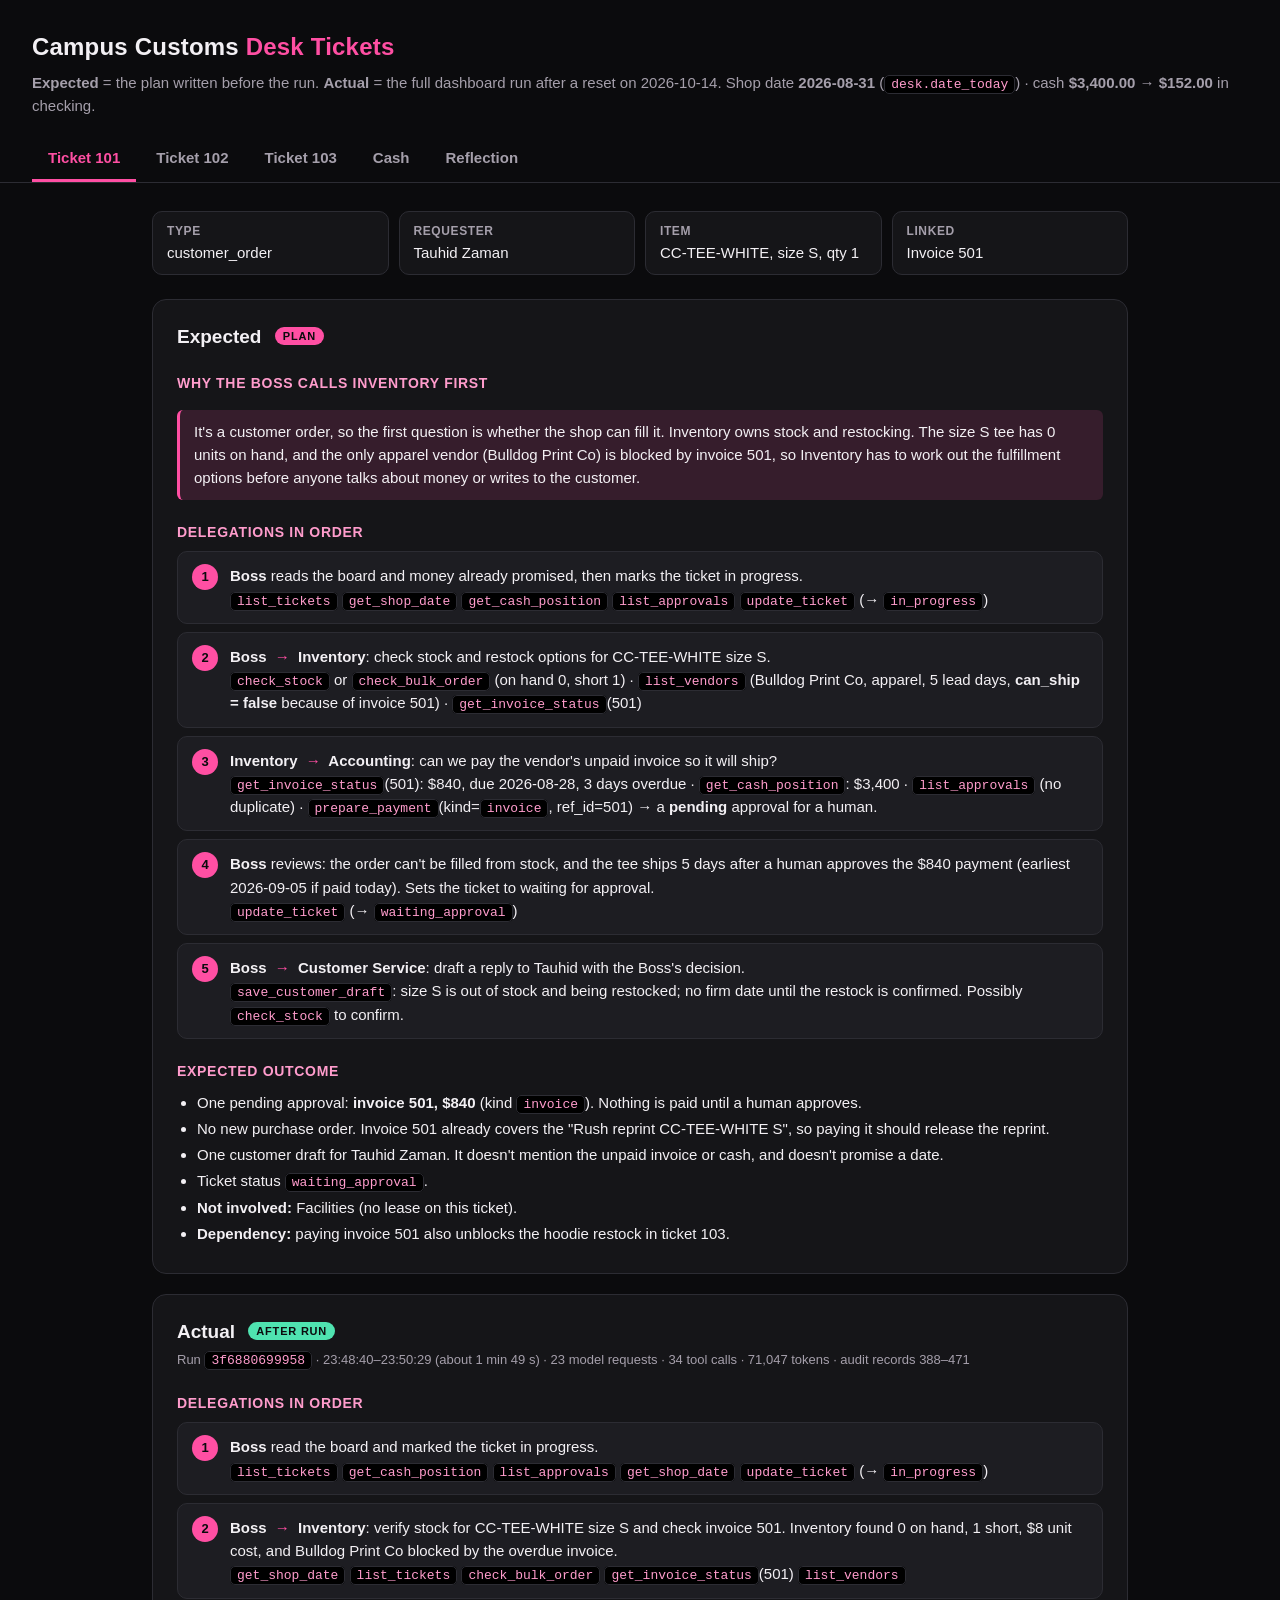
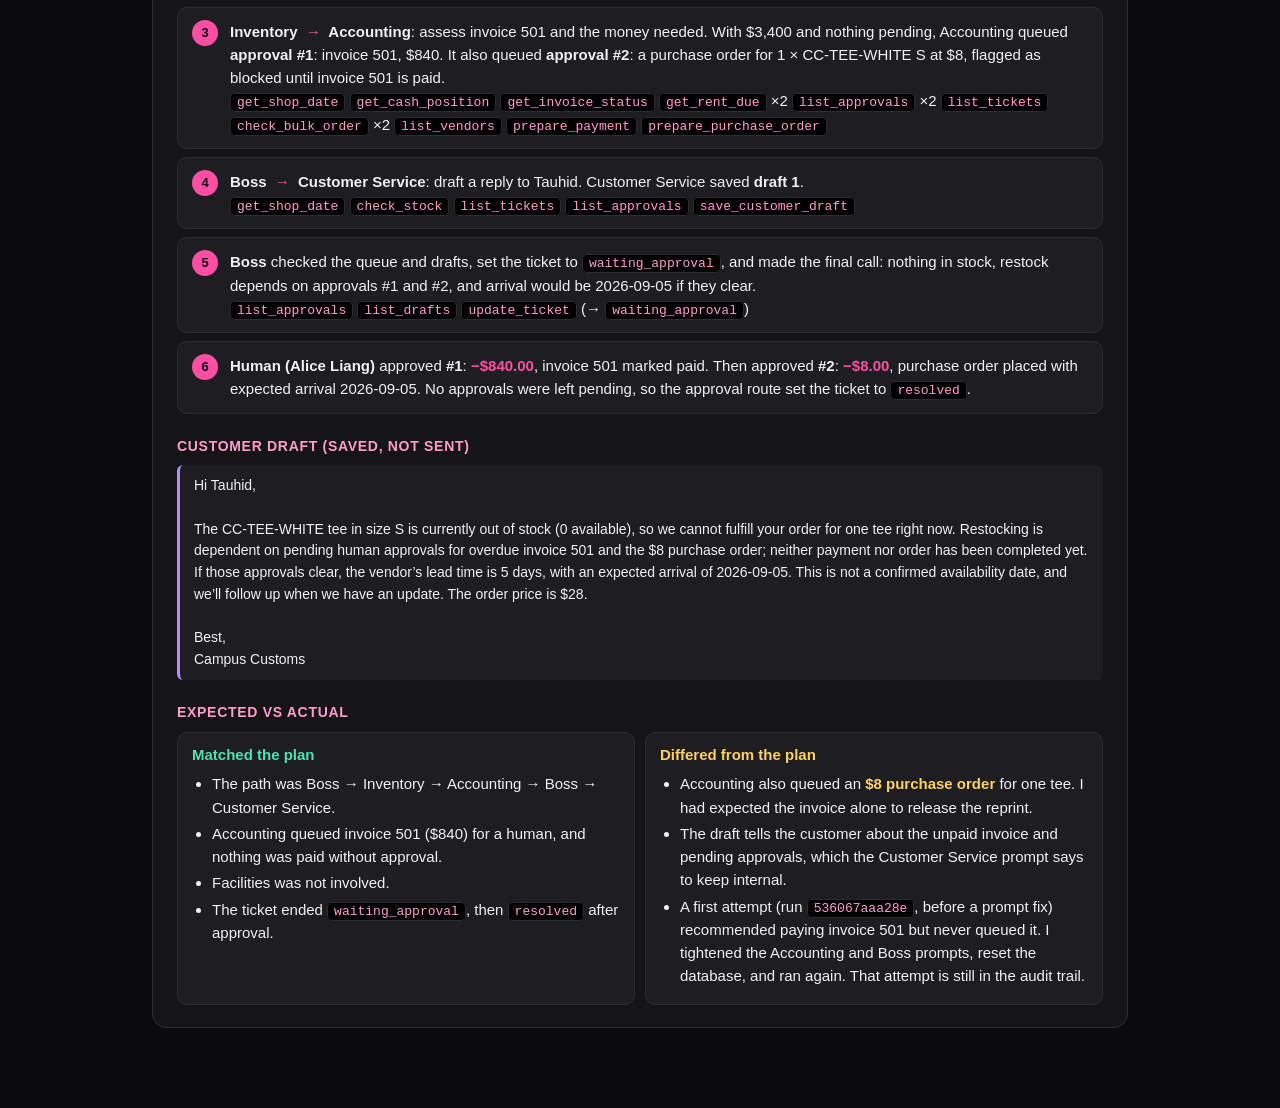
<file: output/desk_tickets.html>
<!DOCTYPE html>
<html lang="en">
<head>
<meta charset="utf-8">
<meta name="viewport" content="width=device-width, initial-scale=1">
<title>Campus Customs — Desk Tickets</title>
<style>
  :root {
    --bg: #0b0b0d;
    --panel: #151518;
    --panel-2: #1d1d22;
    --line: #2c2c33;
    --text: #f3f0f4;
    --muted: #a59fab;
    --pink: #ff4fa3;
    --pink-soft: #ff9ccc;
    --pink-dim: rgba(255, 79, 163, 0.14);
  }
  * { box-sizing: border-box; }
  body {
    margin: 0;
    background: var(--bg);
    color: var(--text);
    font: 15px/1.55 -apple-system, BlinkMacSystemFont, "Segoe UI", Helvetica, Arial, sans-serif;
  }
  header {
    padding: 28px 32px 0;
    border-bottom: 1px solid var(--line);
  }
  header h1 { margin: 0; font-size: 24px; letter-spacing: 0.2px; }
  header h1 span { color: var(--pink); }
  header p { margin: 6px 0 18px; color: var(--muted); }
  nav { display: flex; gap: 4px; flex-wrap: wrap; }
  nav button {
    background: none;
    border: none;
    border-bottom: 3px solid transparent;
    color: var(--muted);
    font: inherit;
    font-weight: 600;
    padding: 10px 16px;
    cursor: pointer;
  }
  nav button:hover { color: var(--pink-soft); }
  nav button.active { color: var(--pink); border-bottom-color: var(--pink); }
  main { max-width: 1040px; margin: 0 auto; padding: 28px 32px 60px; }
  section.tab { display: none; }
  section.tab.active { display: block; }
  .facts {
    display: grid;
    grid-template-columns: repeat(auto-fit, minmax(180px, 1fr));
    gap: 10px;
    margin-bottom: 24px;
  }
  .fact {
    background: var(--panel);
    border: 1px solid var(--line);
    border-radius: 10px;
    padding: 10px 14px;
  }
  .fact b { display: block; font-size: 12px; color: var(--muted); font-weight: 600; text-transform: uppercase; letter-spacing: 0.6px; }
  .card {
    background: var(--panel);
    border: 1px solid var(--line);
    border-radius: 14px;
    padding: 22px 24px;
    margin-bottom: 20px;
  }
  .card h2 { margin: 0 0 4px; font-size: 19px; }
  .card h2 .tag {
    font-size: 11px;
    text-transform: uppercase;
    letter-spacing: 0.8px;
    padding: 3px 8px;
    border-radius: 99px;
    margin-left: 8px;
    vertical-align: 3px;
  }
  .expected h2 .tag { background: var(--pink); color: #0b0b0d; }
  .actual h2 .tag { border: 1px dashed var(--pink-soft); color: var(--pink-soft); }
  .card h3 { margin: 22px 0 8px; font-size: 14px; color: var(--pink-soft); text-transform: uppercase; letter-spacing: 0.7px; }
  .why { background: var(--pink-dim); border-left: 3px solid var(--pink); padding: 10px 14px; border-radius: 6px; }
  ol.flow { counter-reset: step; list-style: none; padding: 0; margin: 0; }
  ol.flow > li {
    counter-increment: step;
    position: relative;
    padding: 12px 14px 12px 52px;
    background: var(--panel-2);
    border: 1px solid var(--line);
    border-radius: 10px;
    margin-bottom: 8px;
  }
  ol.flow > li::before {
    content: counter(step);
    position: absolute;
    left: 14px; top: 12px;
    width: 26px; height: 26px;
    border-radius: 50%;
    background: var(--pink);
    color: #0b0b0d;
    font-weight: 700;
    font-size: 13px;
    display: flex; align-items: center; justify-content: center;
  }
  .who { font-weight: 700; }
  .arrow { color: var(--pink); margin: 0 4px; }
  code {
    font: 13px/1.4 ui-monospace, SFMono-Regular, Menlo, monospace;
    background: #000;
    color: var(--pink-soft);
    border: 1px solid var(--line);
    border-radius: 5px;
    padding: 1px 6px;
  }
  table { width: 100%; border-collapse: collapse; font-size: 14px; }
  th, td { text-align: left; padding: 8px 10px; border-bottom: 1px solid var(--line); vertical-align: top; }
  th { color: var(--muted); font-weight: 600; font-size: 12px; text-transform: uppercase; letter-spacing: 0.6px; }
  ul { margin: 6px 0; padding-left: 20px; }
  li { margin: 3px 0; }
  .muted { color: var(--muted); }
  .placeholder {
    border: 1px dashed var(--line);
    border-radius: 10px;
    padding: 26px;
    text-align: center;
    color: var(--muted);
  }
  .actual h2 .tag.done { background: #4fe3b0; color: #0b0b0d; border: none; }
  .run-meta { color: var(--muted); font-size: 13px; margin: 2px 0 6px; }
  .verdict { display: grid; grid-template-columns: 1fr 1fr; gap: 10px; margin-top: 8px; }
  .verdict > div { background: var(--panel-2); border: 1px solid var(--line); border-radius: 10px; padding: 10px 14px; }
  .verdict .match b { color: #4fe3b0; }
  .verdict .diff b { color: #ffd166; }
  .money-out { color: var(--pink); font-weight: 700; font-variant-numeric: tabular-nums; }
  .ok { color: #4fe3b0; font-weight: 700; }
  .warn { color: #ffd166; font-weight: 700; }
  blockquote { margin: 8px 0; padding: 10px 14px; border-left: 3px solid #b78cff; background: var(--panel-2); border-radius: 6px; white-space: pre-wrap; font-size: 14px; }
  td.num, th.num { text-align: right; font-variant-numeric: tabular-nums; white-space: nowrap; }
  tr.total td { border-top: 2px solid var(--pink); font-weight: 700; }
</style>
</head>
<body>
<header>
  <h1>Campus Customs <span>Desk Tickets</span></h1>
  <p><b>Expected</b> = the plan written before the run. <b>Actual</b> = the full dashboard run after a reset on 2026-10-14. Shop date <b>2026-08-31</b> (<code>desk.date_today</code>) · cash <b>$3,400.00 → $152.00</b> in checking.</p>
  <nav>
    <button class="active" data-tab="t101">Ticket 101</button>
    <button data-tab="t102">Ticket 102</button>
    <button data-tab="t103">Ticket 103</button>
    <button data-tab="cash">Cash</button>
    <button data-tab="reflection">Reflection</button>
  </nav>
</header>

<main>
  <!-- ============================================================ 101 -->
  <section class="tab active" id="t101">
    <div class="facts">
      <div class="fact"><b>Type</b>customer_order</div>
      <div class="fact"><b>Requester</b>Tauhid Zaman</div>
      <div class="fact"><b>Item</b>CC-TEE-WHITE, size S, qty 1</div>
      <div class="fact"><b>Linked</b>Invoice 501</div>
    </div>

    <div class="card expected">
      <h2>Expected <span class="tag">plan</span></h2>

      <h3>Why the Boss calls Inventory first</h3>
      <p class="why">It's a customer order, so the first question is whether the shop can fill it. Inventory owns stock and restocking. The size S tee has 0 units on hand, and the only apparel vendor (Bulldog Print Co) is blocked by invoice 501, so Inventory has to work out the fulfillment options before anyone talks about money or writes to the customer.</p>

      <h3>Delegations in order</h3>
      <ol class="flow">
        <li><span class="who">Boss</span> reads the board and money already promised, then marks the ticket in progress.<br>
          <code>list_tickets</code> <code>get_shop_date</code> <code>get_cash_position</code> <code>list_approvals</code> <code>update_ticket</code> (→ <code>in_progress</code>)</li>
        <li><span class="who">Boss <span class="arrow">→</span> Inventory</span>: check stock and restock options for CC-TEE-WHITE size S.<br>
          <code>check_stock</code> or <code>check_bulk_order</code> (on hand 0, short 1) · <code>list_vendors</code> (Bulldog Print Co, apparel, 5 lead days, <b>can_ship = false</b> because of invoice 501) · <code>get_invoice_status</code>(501)</li>
        <li><span class="who">Inventory <span class="arrow">→</span> Accounting</span>: can we pay the vendor's unpaid invoice so it will ship?<br>
          <code>get_invoice_status</code>(501): $840, due 2026-08-28, 3 days overdue · <code>get_cash_position</code>: $3,400 · <code>list_approvals</code> (no duplicate) · <code>prepare_payment</code>(kind=<code>invoice</code>, ref_id=501) → a <b>pending</b> approval for a human.</li>
        <li><span class="who">Boss</span> reviews: the order can't be filled from stock, and the tee ships 5 days after a human approves the $840 payment (earliest 2026-09-05 if paid today). Sets the ticket to waiting for approval.<br>
          <code>update_ticket</code> (→ <code>waiting_approval</code>)</li>
        <li><span class="who">Boss <span class="arrow">→</span> Customer Service</span>: draft a reply to Tauhid with the Boss's decision.<br>
          <code>save_customer_draft</code>: size S is out of stock and being restocked; no firm date until the restock is confirmed. Possibly <code>check_stock</code> to confirm.</li>
      </ol>

      <h3>Expected outcome</h3>
      <ul>
        <li>One pending approval: <b>invoice 501, $840</b> (kind <code>invoice</code>). Nothing is paid until a human approves.</li>
        <li>No new purchase order. Invoice 501 already covers the "Rush reprint CC-TEE-WHITE S", so paying it should release the reprint.</li>
        <li>One customer draft for Tauhid Zaman. It doesn't mention the unpaid invoice or cash, and doesn't promise a date.</li>
        <li>Ticket status <code>waiting_approval</code>.</li>
        <li><b>Not involved:</b> Facilities (no lease on this ticket).</li>
        <li><b>Dependency:</b> paying invoice 501 also unblocks the hoodie restock in ticket 103.</li>
      </ul>
    </div>

    <div class="card actual">
      <h2>Actual <span class="tag done">after run</span></h2>
      <p class="run-meta">Run <code>3f6880699958</code> · 23:48:40–23:50:29 (about 1 min 49 s) · 23 model requests · 34 tool calls · 71,047 tokens · audit records 388–471</p>

      <h3>Delegations in order</h3>
      <ol class="flow">
        <li><span class="who">Boss</span> read the board and marked the ticket in progress.<br>
          <code>list_tickets</code> <code>get_cash_position</code> <code>list_approvals</code> <code>get_shop_date</code> <code>update_ticket</code> (→ <code>in_progress</code>)</li>
        <li><span class="who">Boss <span class="arrow">→</span> Inventory</span>: verify stock for CC-TEE-WHITE size S and check invoice 501. Inventory found 0 on hand, 1 short, $8 unit cost, and Bulldog Print Co blocked by the overdue invoice.<br>
          <code>get_shop_date</code> <code>list_tickets</code> <code>check_bulk_order</code> <code>get_invoice_status</code>(501) <code>list_vendors</code></li>
        <li><span class="who">Inventory <span class="arrow">→</span> Accounting</span>: assess invoice 501 and the money needed. With $3,400 and nothing pending, Accounting queued <b>approval #1</b>: invoice 501, $840. It also queued <b>approval #2</b>: a purchase order for 1 × CC-TEE-WHITE S at $8, flagged as blocked until invoice 501 is paid.<br>
          <code>get_shop_date</code> <code>get_cash_position</code> <code>get_invoice_status</code> <code>get_rent_due</code> ×2 <code>list_approvals</code> ×2 <code>list_tickets</code> <code>check_bulk_order</code> ×2 <code>list_vendors</code> <code>prepare_payment</code> <code>prepare_purchase_order</code></li>
        <li><span class="who">Boss <span class="arrow">→</span> Customer Service</span>: draft a reply to Tauhid. Customer Service saved <b>draft 1</b>.<br>
          <code>get_shop_date</code> <code>check_stock</code> <code>list_tickets</code> <code>list_approvals</code> <code>save_customer_draft</code></li>
        <li><span class="who">Boss</span> checked the queue and drafts, set the ticket to <code>waiting_approval</code>, and made the final call: nothing in stock, restock depends on approvals #1 and #2, and arrival would be 2026-09-05 if they clear.<br>
          <code>list_approvals</code> <code>list_drafts</code> <code>update_ticket</code> (→ <code>waiting_approval</code>)</li>
        <li><span class="who">Human (Alice Liang)</span> approved <b>#1</b>: <span class="money-out">−$840.00</span>, invoice 501 marked paid. Then approved <b>#2</b>: <span class="money-out">−$8.00</span>, purchase order placed with expected arrival 2026-09-05. No approvals were left pending, so the approval route set the ticket to <code>resolved</code>.</li>
      </ol>

      <h3>Customer draft (saved, not sent)</h3>
      <blockquote>Hi Tauhid,

The CC-TEE-WHITE tee in size S is currently out of stock (0 available), so we cannot fulfill your order for one tee right now. Restocking is dependent on pending human approvals for overdue invoice 501 and the $8 purchase order; neither payment nor order has been completed yet. If those approvals clear, the vendor’s lead time is 5 days, with an expected arrival of 2026-09-05. This is not a confirmed availability date, and we’ll follow up when we have an update. The order price is $28.

Best,
Campus Customs</blockquote>

      <h3>Expected vs actual</h3>
      <div class="verdict">
        <div class="match"><b>Matched the plan</b><ul>
          <li>The path was Boss → Inventory → Accounting → Boss → Customer Service.</li>
          <li>Accounting queued invoice 501 ($840) for a human, and nothing was paid without approval.</li>
          <li>Facilities was not involved.</li>
          <li>The ticket ended <code>waiting_approval</code>, then <code>resolved</code> after approval.</li></ul></div>
        <div class="diff"><b>Differed from the plan</b><ul>
          <li>Accounting also queued an <b>$8 purchase order</b> for one tee. I had expected the invoice alone to release the reprint.</li>
          <li>The draft tells the customer about the unpaid invoice and pending approvals, which the Customer Service prompt says to keep internal.</li>
          <li>A first attempt (run <code>536067aaa28e</code>, before a prompt fix) recommended paying invoice 501 but never queued it. I tightened the Accounting and Boss prompts, reset the database, and ran again. That attempt is still in the audit trail.</li></ul></div>
      </div>
    </div>
  </section>

  <!-- ============================================================ 102 -->
  <section class="tab" id="t102">
    <div class="facts">
      <div class="fact"><b>Type</b>rent_notice</div>
      <div class="fact"><b>Requester</b>Elm City Properties</div>
      <div class="fact"><b>Lease</b>1 — Chapel Street shop</div>
      <div class="fact"><b>Rent</b>$2,400 due 2026-09-02</div>
    </div>

    <div class="card expected">
      <h2>Expected <span class="tag">plan</span></h2>

      <h3>Why the Boss calls Facilities first</h3>
      <p class="why">This is a rent notice linked to lease 1, and Facilities owns leases and rent. Before money comes up, Facilities checks the notice against the lease: the amount ($2,400), the landlord, and the due date (2026-09-02, two days after the shop date, so due soon but not overdue).</p>

      <h3>Delegations in order</h3>
      <ol class="flow">
        <li><span class="who">Boss</span> reads the board and the pending approvals, then marks the ticket in progress.<br>
          <code>list_tickets</code> <code>get_shop_date</code> <code>get_cash_position</code> <code>list_approvals</code> <code>update_ticket</code> (→ <code>in_progress</code>)</li>
        <li><span class="who">Boss <span class="arrow">→</span> Facilities</span>: review lease 1, the rent amount and the due date.<br>
          <code>get_rent_due</code>(1): $2,400, next_due 2026-09-02, days_until_due 2, overdue false</li>
        <li><span class="who">Facilities <span class="arrow">→</span> Accounting</span>: check available cash and prepare the rent payment.<br>
          <code>get_cash_position</code>: $3,400, minus anything already pending (the $840 invoice if ticket 101 ran first, leaving $160 after both) · <code>list_approvals</code> (no duplicate) · <code>prepare_payment</code>(kind=<code>rent</code>, ref_id=1) → a <b>pending</b> approval for a human.</li>
        <li><span class="who">Boss</span> reviews: rent is due in 2 days and cash covers it. It's queued for approval, and the cash squeeze with tickets 101 and 103 gets flagged.<br>
          <code>update_ticket</code> (→ <code>waiting_approval</code>)</li>
      </ol>

      <h3>Expected outcome</h3>
      <ul>
        <li>One pending approval: <b>rent for lease 1, $2,400</b> (kind <code>rent</code>). Once a human approves it, <code>leases.next_due</code> moves to 2026-10-02.</li>
        <li>Ticket status <code>waiting_approval</code>.</li>
        <li><b>Not involved:</b> Inventory (no product), and Customer Service (the requester is the landlord, and the shop doesn't contact the landlord).</li>
        <li><b>Dependency:</b> invoice 501 plus rent comes to $3,240 of the $3,400, leaving $160. That's not enough for ticket 103's $264 restock.</li>
      </ul>
    </div>

    <div class="card actual">
      <h2>Actual <span class="tag done">after run</span></h2>
      <p class="run-meta">Run <code>a2a77b38c0a1</code> · 23:50:41–23:51:37 (56 s) · 14 model requests · 19 tool calls · 37,061 tokens · audit records 472–520</p>

      <h3>Delegations in order</h3>
      <ol class="flow">
        <li><span class="who">Boss</span> read the board, cash and the pending queue (approvals #1 and #2 from ticket 101, totaling $848), then marked the ticket in progress.<br>
          <code>list_tickets</code> <code>get_cash_position</code> <code>list_approvals</code> <code>get_shop_date</code> <code>update_ticket</code> (→ <code>in_progress</code>)</li>
        <li><span class="who">Boss <span class="arrow">→</span> Facilities</span>: verify lease 1. Facilities found $2,400 due 2026-09-02: 2 days away, not overdue.<br>
          <code>get_shop_date</code> <code>get_rent_due</code>(1) <code>get_cash_position</code> <code>list_approvals</code> <code>list_tickets</code></li>
        <li><span class="who">Facilities <span class="arrow">→</span> Accounting</span>: check cash with ticket 101's pending items and queue the rent. Accounting queued <b>approval #3</b>: rent for lease 1, $2,400. It noted that paying everything pending would leave $152.<br>
          <code>get_cash_position</code> <code>list_approvals</code> <code>get_shop_date</code> <code>get_rent_due</code> <code>prepare_payment</code>(rent, 1)</li>
        <li><span class="who">Boss</span> confirmed the queue and set the ticket to <code>waiting_approval</code>.<br>
          <code>list_approvals</code> <code>update_ticket</code> (→ <code>waiting_approval</code>)</li>
        <li><span class="who">Human (Alice Liang)</span> approved <b>#3</b>: <span class="money-out">−$2,400.00</span>. Lease 1's <code>next_due</code> moved from 2026-09-02 to 2026-10-02, and the ticket was set to <code>resolved</code>.</li>
      </ol>

      <h3>Expected vs actual</h3>
      <div class="verdict">
        <div class="match"><b>Matched the plan</b><ul>
          <li>The path was Boss → Facilities → Accounting → Boss.</li>
          <li><code>get_rent_due</code> showed 2 days until due and not overdue.</li>
          <li>Rent was queued as <code>prepare_payment</code>(kind=rent) for a human.</li>
          <li>The cash squeeze was flagged: $152 left if everything is paid.</li>
          <li>Inventory and Customer Service were not involved, and the landlord was not contacted.</li></ul></div>
        <div class="diff"><b>Differed from the plan</b><ul>
          <li>Nothing significant.</li>
          <li>Facilities also called <code>get_cash_position</code> and <code>list_tickets</code> itself before handing off to Accounting.</li></ul></div>
      </div>
    </div>
  </section>

  <!-- ============================================================ 103 -->
  <section class="tab" id="t103">
    <div class="facts">
      <div class="fact"><b>Type</b>price_override</div>
      <div class="fact"><b>Requester</b>Yale AI Club</div>
      <div class="fact"><b>Item</b>CC-HOOD-NAVY, size M, qty 20</div>
      <div class="fact"><b>Price</b>cost $22 · list $58</div>
    </div>

    <div class="card expected">
      <h2>Expected <span class="tag">plan</span></h2>

      <h3>Why the Boss calls Inventory first</h3>
      <p class="why">A discount only makes sense if the shop can deliver the hoodies. Inventory checks size M stock first: 8 on hand against 20 requested, so 12 are short and need a restock from Bulldog Print Co. That vendor is blocked by invoice 501. The shortfall and restock cost then set the limits for any discount.</p>

      <h3>Delegations in order</h3>
      <ol class="flow">
        <li><span class="who">Boss</span> reads the board, cash and pending approvals, then marks the ticket in progress.<br>
          <code>list_tickets</code> <code>get_shop_date</code> <code>get_cash_position</code> <code>list_approvals</code> <code>update_ticket</code> (→ <code>in_progress</code>)</li>
        <li><span class="who">Boss <span class="arrow">→</span> Inventory</span>: verify stock and any shortage or restock needs for 20 × CC-HOOD-NAVY size M.<br>
          <code>check_bulk_order</code>(CC-HOOD-NAVY, M, 20): on hand 8, short 12, restock cost $264 · <code>list_vendors</code>: Bulldog Print Co, 5 lead days, <b>blocked by invoice 501</b></li>
        <li><span class="who">Inventory <span class="arrow">→</span> Accounting</span>: check costs, margins, discount options and cash limits.<br>
          <code>check_bulk_order</code> with a <code>discount_pct</code> (e.g. 10–15%; at most 62.1% before going below cost) · <code>get_cash_position</code> · <code>list_approvals</code> · <code>list_invoices</code>. If invoice 501 and rent are queued, only $160 would remain against the $264 restock.</li>
        <li><span class="who">Boss</span> decides a specific discount with its unit price and total. For example, 10% gives $52.20 each, $1,044 for 20, $30.20 margin per unit. The Boss offers the 8 in stock now and the other 12 after the restock, with no firm date.<br>
          <code>update_ticket</code> (→ <code>in_progress</code>, or <code>waiting_approval</code> if a purchase order is queued)</li>
        <li><span class="who">Boss <span class="arrow">→</span> Customer Service</span>: draft a reply to the Yale AI Club with the decision.<br>
          <code>save_customer_draft</code>: discount and price, 8 available now, the remaining 12 restocking with no firm date. Possibly <code>check_bulk_order</code> to confirm the numbers.</li>
      </ol>

      <h3>Expected outcome</h3>
      <ul>
        <li>A specific bulk discount that stays well above the $22 unit cost.</li>
        <li>No approved restock yet. A purchase order for 12 units ($264) can't be approved until invoice 501 is paid, and cash won't cover it after the invoice and rent. Accounting should flag this rather than overcommit. If it queues a <code>prepare_purchase_order</code> anyway, the order should carry the "vendor blocked" warning.</li>
        <li>One customer draft for the Yale AI Club with realistic fulfillment and no internal money details.</li>
        <li><b>Not involved:</b> Facilities.</li>
        <li><b>Dependencies:</b> invoice 501 (ticket 101) must be paid before the restock, and rent (ticket 102) competes for the same cash.</li>
      </ul>
    </div>

    <div class="card actual">
      <h2>Actual <span class="tag done">after run</span></h2>
      <p class="run-meta">Two dashboard runs. First run <code>79129698ebb8</code> · 23:51:45–23:53:10 · 16 requests · 19 tool calls · 46,632 tokens (records 521–571). Re-run <code>78a13a51e4cf</code> · 23:54:23–23:56:13 · 20 requests · 29 tool calls · 61,344 tokens (records 576–649).</p>

      <h3>First run: delegations in order</h3>
      <ol class="flow">
        <li><span class="who">Boss</span> read the board, cash and the queue, then marked the ticket in progress.<br>
          <code>list_tickets</code> <code>get_cash_position</code> <code>list_approvals</code> <code>get_shop_date</code> <code>update_ticket</code> (→ <code>in_progress</code>)</li>
        <li><span class="who">Boss <span class="arrow">→</span> Inventory</span>: verify stock for 20 × CC-HOOD-NAVY size M. Inventory found 8 on hand, 12 short, $264 to restock, and the apparel vendor blocked by invoice 501. One malformed <code>list_vendors</code> call was rejected and retried.<br>
          <code>get_shop_date</code> <code>check_bulk_order</code> <code>list_vendors</code> ×2</li>
        <li><span class="who">Inventory <span class="arrow">→</span> Accounting</span>: check margin and cash. Accounting reported $36 margin per unit at list price, with 62.1% as the most it could discount before reaching cost. It queued <b>approval #4</b>, a purchase order for 12 hoodies at $264, and warned that pending approvals now exceeded cash by $112.<br>
          <code>check_bulk_order</code> <code>get_shop_date</code> <code>get_cash_position</code> <code>get_invoice_status</code> <code>list_approvals</code> <code>list_vendors</code> <code>prepare_purchase_order</code></li>
        <li><span class="who">Boss</span> recommended 10% off ($52.20 each, $1,044 for 20) and set the ticket to <code>waiting_approval</code>. <b>It did not call Customer Service.</b><br>
          <code>list_approvals</code> <code>update_ticket</code> (→ <code>waiting_approval</code>)</li>
      </ol>

      <h3>Human decision</h3>
      <p>Alice Liang <b>rejected approval #4</b>, the $264 purchase order: "Not enough cash after the overdue invoice and rent; only $152 would remain against $264." No money moved, and the ticket went back to <code>in_progress</code>.</p>

      <h3>Re-run (to get the customer draft): delegations in order</h3>
      <ol class="flow">
        <li><span class="who">Boss</span> re-read the board and cash ($152, nothing pending).<br>
          <code>list_tickets</code> ×4 <code>get_cash_position</code> ×2 <code>list_approvals</code> ×2 <code>get_shop_date</code> <code>list_drafts</code> <code>update_ticket</code> ×2</li>
        <li><span class="who">Boss <span class="arrow">→</span> Inventory</span>: re-verify stock and restock feasibility.<br>
          <code>get_shop_date</code> <code>list_tickets</code> <code>check_bulk_order</code> <code>list_vendors</code> <code>list_approvals</code> <code>list_invoices</code></li>
        <li><span class="who">Inventory <span class="arrow">→</span> Accounting</span>: check cash and quote. Accounting found that $152 can't cover the $264 restock ($112 short) and confirmed 10% off as a sensible quote. <b>No new approval was queued.</b><br>
          <code>get_cash_position</code> <code>list_approvals</code> <code>check_bulk_order</code> <code>list_vendors</code> <code>get_shop_date</code></li>
        <li><span class="who">Boss <span class="arrow">→</span> Customer Service</span>: draft the reply. Customer Service saved <b>draft 2</b>.<br>
          <code>list_tickets</code> <code>check_bulk_order</code> <code>save_customer_draft</code></li>
        <li><span class="who">Boss</span> made the final call: 10% off, offer the 8 in stock now, and no promise on the other 12 until future funding is approved. The ticket stays <code>in_progress</code> in the database because 12 units are still unfunded. The dashboard marks the run as resolved.</li>
      </ol>

      <h3>Customer draft (saved, not sent)</h3>
      <blockquote>Hello Yale AI Club,

We can offer the 20 navy hoodies in size M at the approved 10% discount: $52.20 each, or $1,044 total. We currently have 8 in stock and can offer those 8 now as an alternative. The remaining 12 would require a $264 restock, and we can’t currently fund that restock, so we can’t confirm fulfillment of all 20 or provide a delivery date. Completing the full order would depend on future funding and approval; we’ll follow up if that becomes possible.

Please let us know whether you’d like to proceed with the 8 currently available.

Best,
Campus Customs</blockquote>

      <h3>Expected vs actual</h3>
      <div class="verdict">
        <div class="match"><b>Matched the plan</b><ul>
          <li>The path was Boss → Inventory → Accounting → Boss → Customer Service (in the re-run).</li>
          <li>The discount is 10%, at $52.20 each and $30.20 margin per unit, well above the $22 cost.</li>
          <li>The vendor block and the cash shortfall were both found.</li>
          <li>Facilities was not involved.</li>
          <li>The draft offers the 8 in stock with no firm date and no internal money details.</li></ul></div>
        <div class="diff"><b>Differed from the plan</b><ul>
          <li>Accounting <b>did queue</b> the $264 purchase order (flagged as blocked) rather than holding it back. A human rejected it.</li>
          <li>The first run skipped Customer Service, so a second run was needed for the draft.</li>
          <li>The database status ends <code>in_progress</code>, not <code>resolved</code>, because the 12-unit restock is unfunded.</li></ul></div>
      </div>
    </div>
  </section>

  <!-- ============================================================ Cash -->
  <section class="tab" id="cash">
    <div class="card">
      <h2>Cash</h2>
      <p class="run-meta">Checking account only. Cash only goes out, and every payment was approved by a human on the dashboard.</p>
      <table>
        <tr><th>Step</th><th>Ticket</th><th>Reason</th><th>Type</th><th>Approved by</th><th class="num">Amount</th><th class="num">Balance</th></tr>
        <tr><td>Start (after reset, 2026-10-14 23:48:37)</td><td>—</td><td><code>cash_accounts</code> checking on shop date 2026-08-31</td><td>—</td><td>—</td><td class="num">—</td><td class="num">$3,400.00</td></tr>
        <tr><td>Approval #1 → payment 1</td><td>101</td><td>Overdue invoice 501, Bulldog Print Co (blocked the tee restock)</td><td>Payment (invoice)</td><td>Alice Liang</td><td class="num money-out">−$840.00</td><td class="num">$2,560.00</td></tr>
        <tr><td>Approval #2 → payment 2</td><td>101</td><td>Restock 1 × CC-TEE-WHITE S (expected 2026-09-05)</td><td>Purchase order</td><td>Alice Liang</td><td class="num money-out">−$8.00</td><td class="num">$2,552.00</td></tr>
        <tr><td>Approval #3 → payment 3</td><td>102</td><td>Rent, lease 1 Chapel Street shop (due 2026-09-02)</td><td>Payment (rent)</td><td>Alice Liang</td><td class="num money-out">−$2,400.00</td><td class="num">$152.00</td></tr>
        <tr><td>Approval #4 (rejected)</td><td>103</td><td>Restock 12 × CC-HOOD-NAVY M: not enough cash ($152 &lt; $264)</td><td>Purchase order</td><td>Alice Liang (rejected)</td><td class="num">$0.00</td><td class="num">$152.00</td></tr>
        <tr class="total"><td>End</td><td></td><td>Total paid out: $3,248.00 (3 payments)</td><td></td><td></td><td class="num money-out">−$3,248.00</td><td class="num">$152.00</td></tr>
      </table>

      <h3>Cash impact by ticket</h3>
      <ul>
        <li><b>Ticket 101:</b> <span class="money-out">−$848.00</span>. Invoice 501 payment ($840) plus a 1-tee purchase order ($8).</li>
        <li><b>Ticket 102:</b> <span class="money-out">−$2,400.00</span>. Rent for lease 1.</li>
        <li><b>Ticket 103:</b> <b>$0.00</b>. The 10% discount is a quote, not a payment. The $264 restock order was rejected for lack of cash.</li>
      </ul>

      <h3>Check against the database</h3>
      <p>$3,400.00 − $840.00 − $8.00 − $2,400.00 = <b>$152.00</b>. Reading <code>cash_accounts</code> in <code>data/campus_customs_new.db</code> returns <code>checking | 152.0 | 2026-08-31</code>. <span class="ok">Exact match.</span></p>
      <p>The <code>payments</code> table has exactly 3 rows (ids 1–3: invoice 501 $840, purchase order $8, rent lease 1 $2,400), all approved by Alice Liang, and they add up to $3,248.00. Invoice 501 is <code>paid</code>, and lease 1's <code>next_due</code> is 2026-10-02.</p>
    </div>
  </section>

  <!-- ============================================================ Reflection -->
  <section class="tab" id="reflection">
    <div class="card">
      <h2>Reflection</h2>
      <p class="run-meta">Evidence: <code>audit_trail.json</code> (full run = records 387–649), <code>resolved_tickets.json</code>, <code>resolved_board.html</code>, <code>harness.md</code>, and the Expected, Actual and Cash tabs. Shop amounts and dates use the simulated shop day, <b>2026-08-31</b> (<code>desk.date_today</code>). The runs themselves happened on <b>2026-10-14</b> between 23:48 and 23:56, which is why approval timestamps say October 14 while every <code>payments.paid_at</code> says 2026-08-31.</p>

      <h3>1. How I evaluate the agents on each ticket</h3>

      <p><b>Ticket 101: Tauhid Zaman's Bulldog tee. Grade: good, with one judgement call I'd question and one rule slip.</b></p>
      <p>The diagnosis was exactly right. Inventory used <code>check_bulk_order</code> to find 0 white tees in size S and a shortfall of 1. It then used <code>get_invoice_status</code>(501) and <code>list_vendors</code> to see that Bulldog Print Co, the only apparel vendor, couldn't ship because invoice 501 ($840, due 2026-08-28) was 3 days overdue. Inventory handed the money question to Accounting instead of answering it itself, which is the division of labour I designed.</p>
      <p>Accounting went further than I expected. It queued approval #1, the <span class="money-out">$840</span> invoice payment (<code>prepare_payment</code>), and approval #2, an <span class="money-out">$8</span> purchase order for one tee (<code>prepare_purchase_order</code>). The second one was flagged as blocked until #1 was paid, and the code enforced that order when I approved them. The Boss checked <code>list_approvals</code> and set the ticket to <code>waiting_approval</code>. Customer Service saved draft 1, which explains the shortage and a <i>conditional</i> 2026-09-05 arrival. Nothing was sent. I approved both payments, so the ticket cost the shop <b>$848</b>.</p>
      <p>I'm of two minds about the $8 order. From the agents' side it was the logical next step: paying the invoice unblocks the vendor, but on its face it doesn't put a tee on the shelf. As a business owner, though, I notice that invoice 501 is described as "Rush reprint CC-TEE-WHITE S". An $840 bill for a size S reprint suggests that order may already cover this tee, so the $8 order could be a duplicate. The agents had no tool that shows what an invoice contains beyond its description, so they couldn't check. It was cheap, but it's the kind of small, plausible spend that adds up when nobody verifies it. Separately, draft 1 tells the customer about "pending human approvals for overdue invoice 501". The Customer Service prompt says to keep that internal. That's why drafts stay drafts until a human reads them.</p>
      <p>The failed first attempt (run <code>536067aaa28e</code>, before the reset I counted) taught me the most. Every agent identified the right action: Accounting wrote that "invoice payment should be prioritized", and the Boss's final call said to "prioritize invoice 501". But no one called <code>prepare_payment</code>, so the approval queue stayed empty and the ticket ended <code>in_progress</code> with nothing for me to approve. <b>A correct recommendation is not the same as a completed tool action.</b> In a multi-agent system the gap is easy to miss, because a confident summary reads like work that has been done. The real record of work is the database: here, an <code>approvals</code> row. I fixed it two ways. Accounting's prompt now says to queue needed payments "even if you were only asked to advise". The Boss must check <code>list_approvals</code> before closing a ticket and send any missing payment back. The second attempt queued both approvals.</p>

      <p><b>Ticket 102: Chapel Street rent. Grade: accurate and financially aware, but more process than it needed.</b></p>
      <p>Facilities called <code>get_rent_due</code>(1) and got everything right: $2,400 to Elm City Properties, due 2026-09-02, 2 days after the shop date, so due soon and <i>not</i> overdue. Accounting then did the part I care about most. It didn't just check that $3,400 covers $2,400. It counted the <b>$848</b> already promised to ticket 101 (approvals #1 and #2) and reported that paying everything pending would leave <b>$152</b>. It queued approval #3 with <code>prepare_payment</code>(kind=rent). The Boss set the ticket to <code>waiting_approval</code>. I approved #3, cash dropped by <span class="money-out">$2,400</span>, and the lease's <code>next_due</code> moved to 2026-10-02. The landlord was never contacted, which is correct.</p>
      <p>Three agents were more than this needed. Between the Boss, Facilities and Accounting, the run called <code>list_approvals</code> 4 times, <code>get_cash_position</code> 3 times, <code>get_shop_date</code> 3 times and <code>get_rent_due</code> twice. That was 14 model requests and 37,061 tokens for one lookup and one queued payment. The answer was right. The coordination cost was out of proportion (question 3).</p>

      <p><b>Ticket 103: Yale AI Club hoodies. Grade: partially successful, and the most realistic test of judgement.</b></p>
      <p>The analysis was solid:
        <ul>
          <li><b>Inventory:</b> found 8 navy size M hoodies against 20 requested, so 12 short and a <span class="money-out">$264</span> restock (12 × $22 unit cost). The apparel vendor was blocked by invoice 501.</li>
          <li><b>Accounting:</b> confirmed the $22 cost and $58 list price, and gave the boundary that discounts above 62.1% go below cost.</li>
          <li><b>Boss:</b> chose a sensible 10% rather than anything near that boundary: $52.20 each, $1,044 for 20, $30.20 margin per unit before other expenses. The Club gets meaningful value, and the shop keeps more than half of each sale as margin.</li>
        </ul></p>
      <p>The first run (<code>79129698ebb8</code>) also queued approval #4, the $264 restock order, while #1 ($840), #2 ($8) and #3 ($2,400) were still pending. That made $3,512 of requests against $3,400 of cash. Accounting noticed and warned that pending approvals were <b>$112</b> over. <b>Each payment was affordable on its own; together they weren't.</b> No agent could, or should, pick which one loses. I approved the invoice, the tee order and the rent, and rejected #4 because "only $152 would remain against $264", which is the same $112 gap. The first run also skipped Customer Service entirely, so the Club had no reply even though the Boss had decided on a discount.</p>
      <p>The second run (<code>78a13a51e4cf</code>) is where the system showed it could adapt. It started from the new facts: $152 in checking, nothing pending, #4 rejected. Accounting concluded that the restock "cannot be queued or afforded now" and, importantly, <i>didn't</i> queue another one. The Boss kept the 10% offer and sent Customer Service to save draft 2. The draft offers the 8 available hoodies now and says plainly that the other 12 can't be confirmed or dated. That's honest, and it keeps the conversation going. But the Club asked for 20 and can currently get 8, and the ticket correctly stays <code>in_progress</code> in the database. The dashboard's RESOLVED stamp means "the crew's run finished". <b>A completed agent run is not the same as a solved customer problem.</b></p>
      <p>From a real-business angle: the 20-hoodie order would bring in $1,044, far more than the $264 restock. A real shop would ask the Club for a deposit to fund the restock. This model has no revenue (cash only goes out), and the agents correctly refused to count expected sales as money. So the right move inside these rules was the one they made: don't overcommit, offer what exists, and leave the funding decision to a human.</p>

      <h3>2. Expected vs Actual</h3>
      <table>
        <tr><th>Ticket</th><th>Delegation sequence</th><th>Tools and approvals</th><th>Surprises and interventions</th><th>Business outcome vs prediction</th></tr>
        <tr><td><b>101</b></td><td>Matched: Boss → Inventory → Accounting → Boss → Customer Service.</td><td>As planned: <code>check_bulk_order</code>, <code>list_vendors</code>, <code>get_invoice_status</code>, <code>prepare_payment</code>(invoice 501), <code>save_customer_draft</code>, <code>update_ticket</code>. <b>Not planned:</b> <code>prepare_purchase_order</code> for 1 tee ($8).</td><td>An extra $8 order. The draft mentions internal approvals. A failed earlier attempt led to the prompt fix and a reset.</td><td>Predicted: $840 queued, <code>waiting_approval</code>. Actual: $848 paid after my approvals, ending <code>resolved</code>.</td></tr>
        <tr><td><b>102</b></td><td>Matched: Boss → Facilities → Accounting → Boss. Inventory and Customer Service correctly left out.</td><td>As planned: <code>get_rent_due</code>(1), <code>get_cash_position</code>, <code>list_approvals</code>, <code>prepare_payment</code>(rent). Facilities also checked cash itself.</td><td>None besides repeated read calls.</td><td>Predicted $160 left after invoice + rent. Actual $152, because the unplanned $8 from ticket 101 was already counted.</td></tr>
        <tr><td><b>103</b></td><td>Run 1: Boss → Inventory → Accounting → Boss, <b>no Customer Service</b>. Run 2: the full planned sequence.</td><td>As planned: <code>check_bulk_order</code> (with discount math), <code>list_vendors</code>, <code>get_cash_position</code>. <b>Not planned:</b> <code>prepare_purchase_order</code> #4 was queued despite the block and the cash gap.</td><td>I rejected #4. A second agent run, then draft 2.</td><td>Predicted: discount offered, 8 now, 12 later, no approved restock. Actual: the same, but only after a rejection and a re-run. The ticket is still <code>in_progress</code>.</td></tr>
      </table>

      <p><b>101.</b> My plan said "no new purchase order", because I assumed invoice 501 already covered the reprint. Accounting assumed it didn't. The truth is ambiguous from the data. What I learned: when an outcome depends on facts the tools can't see (what's on a vendor's invoice), agents will fill the gap with a reasonable assumption, and so will I. The approval step is where those assumptions get a second look. I approved the $8, so it's part of the real result, and I own it.</p>
      <p><b>102.</b> This was almost exactly my plan, with one instructive difference. I predicted "$160 left after both", and Accounting reported $152. The $8 commitment from ticket 101 flowed straight into the rent analysis because Accounting read <code>get_cash_position</code> and <code>list_approvals</code> instead of reasoning from the starting balance. What I learned: the shared approval queue is what lets separate tickets see each other's claims on cash.</p>
      <p><b>103.</b> The biggest departure. I expected Accounting to <i>not</i> queue the restock, because it couldn't be approved while invoice 501 was open and couldn't be funded after rent. Instead it queued #4 with a warning. That shows the difference between <i>preparing</i> a purchase and being able to <i>fund</i> it. <code>prepare_purchase_order</code> only checks the order against the current balance, not against everything else already pending. The rejection, the re-run and the revised draft weren't noise. They were the part of the process where a human decision changed the plan and the agents caught up.</p>

      <p><b>Cash reconciliation</b> (full run only; the failed attempt and earlier tests moved no money, because each was followed by a reset):</p>
      <table>
        <tr><th>Item</th><th class="num">Amount</th><th class="num">Checking</th></tr>
        <tr><td>Starting balance after reset (shop date 2026-08-31)</td><td class="num">—</td><td class="num">$3,400.00</td></tr>
        <tr><td>Invoice 501, approved and paid (#1, ticket 101)</td><td class="num money-out">−$840.00</td><td class="num">$2,560.00</td></tr>
        <tr><td>One-tee purchase order, approved and paid (#2, ticket 101)</td><td class="num money-out">−$8.00</td><td class="num">$2,552.00</td></tr>
        <tr><td>Rent lease 1, approved and paid (#3, ticket 102)</td><td class="num money-out">−$2,400.00</td><td class="num">$152.00</td></tr>
        <tr><td>Hoodie restock (#4, ticket 103), rejected</td><td class="num">$0.00</td><td class="num">$152.00</td></tr>
        <tr class="total"><td>Total paid / ending balance (matches <code>cash_accounts</code> = 152.0)</td><td class="num money-out">−$3,248.00</td><td class="num">$152.00</td></tr>
      </table>
      <p>One detail I find telling: without the $8 tee order, $160 would have remained. That is still $104 short of the $264 restock. So the extra order from ticket 101 didn't change ticket 103's outcome. The real constraint was the $2,400 rent and the $840 invoice, both of which had to come first.</p>

      <h3>3. What would have been simpler with one agent</h3>
      <p><b>Ticket 102 is the clearest case.</b> One agent with <code>get_rent_due</code>, <code>get_cash_position</code>, <code>list_approvals</code> and <code>prepare_payment</code> could do the whole job in about four tool calls:
        <ol>
          <li>read the lease;</li>
          <li>read cash and pending commitments;</li>
          <li>confirm no duplicate is queued;</li>
          <li>queue the rent.</li>
        </ol>
      The multi-agent run took 14 model requests, 19 tool calls and 37,061 tokens over 56 seconds, mostly because every agent re-established context. Each one re-read the date, the cash and the queue, and every handoff re-sent the instructions and facts. Nothing in this ticket needed a second perspective. It needed one careful lookup and one queued payment.</p>
      <p><b>Parts of 101 could merge too.</b> Inventory and Accounting both called <code>get_invoice_status</code>(501), and the stock check and the overdue-invoice check are simple reads either agent could do. A single agent could have checked stock, found the blocked vendor, and queued the invoice payment in one pass, at well under the 71,047 tokens this run used. The Customer Service draft could also be written by that agent, though a dedicated writer with a narrower brief is a reasonable safety choice for customer-facing text.</p>
      <p><b>Ticket 103 is where specialization paid off.</b> The decision really had three sides:
        <ul>
          <li>Inventory knew what could physically be delivered: 8 now, 12 blocked.</li>
          <li>Accounting knew what was affordable and profitable: the margins, the 62.1% cost boundary, and the $112 gap.</li>
          <li>Customer Service turned the result into an honest offer.</li>
        </ul>
      The Boss's 10% decision was better for having those views side by side. I'd keep multiple agents where the expertise differs, and skip them where they only pass a message along. Even with one agent, I would not merge preparing and executing payments. The agent should still only <i>queue</i>. <code>approve_payment</code> should stay a human-only action, with its own balance and vendor checks.</p>

      <h3>4. Three new problems my current agents and tools could solve</h3>
      <ol class="flow">
        <li><span class="who">Another vendor bill blocking a customer order</span>. Example: a customer orders a Crest Mug, and <code>CC-MUG-CREST</code> has 0 in stock.<br>
          <b>Sequence:</b> Boss → Inventory (<code>check_stock</code> / <code>check_bulk_order</code> for the shortfall; <code>list_vendors</code> to match the mug to Elm City Gifts by specialty and see whether an open invoice blocks it) → Accounting (<code>list_invoices</code>, <code>get_cash_position</code>, <code>list_approvals</code>, then <code>prepare_payment</code> for the blocking invoice and <code>prepare_purchase_order</code> at the $3.50 unit cost) → Boss (<code>update_ticket</code> → <code>waiting_approval</code>) → Customer Service (<code>save_customer_draft</code>).<br>
          <b>Expected outcome:</b> approvals queued for a human, delivery estimated with Elm City Gifts' 3-day lead time, and a draft with no firm date. That's the ticket 101 pattern with a different vendor.</li>
        <li><span class="who">A new student organization's bulk request</span>. Example: 30 Yale caps (<code>CC-HAT-BLUE</code>, size OS) with a discount.<br>
          <b>Sequence:</b> Boss → Inventory (<code>check_bulk_order</code>: 40 on hand, so no restock) → Accounting (<code>check_bulk_order</code> with several <code>discount_pct</code> values; $6 cost and $22 list means a lot of room, with the cost boundary at about 72.7% off) → Boss decides → Customer Service drafts.<br>
          <b>Expected outcome:</b> unlike ticket 103 this one can be fully met from stock, so it's a pure pricing decision with no cash outflow and no approvals. If the request were larger than stock, the ticket 103 logic (restock cost against cash) would take over.</li>
        <li><span class="who">Next month's rent with other bills competing</span>. Example: rent for lease 1 is next due 2026-10-02.<br>
          <b>Sequence:</b> Boss → Facilities (<code>get_rent_due</code>(1): $2,400; days until due measured from <code>desk.date_today</code>) → Accounting (<code>get_cash_position</code> and <code>list_approvals</code> to compare with pending commitments; <code>prepare_payment</code>(rent) only if the balance covers it on its own).<br>
          <b>Expected outcome:</b> with today's $152, <code>prepare_payment</code> would <i>refuse</i> ("cannot cover $2,400"). The agents would report the shortfall instead of queuing. That's useful: the tools prevent a negative balance, and the owner learns early that the shop can't make next month's rent without new money.</li>
      </ol>

      <h3>5. Three problems my current tools can't solve, and what I'd add</h3>
      <table>
        <tr><th>Problem</th><th>What the current tools can do</th><th>What's missing</th><th>New tools / agent</th></tr>
        <tr><td><b>Returns and refunds</b></td><td>Queue and pay outgoing <i>expenses</i> of three kinds (<code>invoice</code>, <code>rent</code>, <code>purchase_order</code>) with human approval, and check stock.</td><td>There's no record of customer sales, so no agent can verify an original purchase, check a return window, work out a refund, or put returned items back in stock. <code>prepare_payment</code> only accepts invoice or rent.</td><td><code>lookup_order</code>(order_id / customer), <code>validate_return</code>(order, sku, size, reason), <code>prepare_refund</code> (queued for human approval like other payments), <code>adjust_inventory</code>(sku, size, +qty, reason). A <b>Returns agent</b> would validate the return and hand the refund to Accounting and the restock to Inventory.</td></tr>
        <tr><td><b>Demand forecasting and planning ahead</b></td><td>Inventory sees today's <code>qty</code> and reacts to shortfalls once a ticket arrives. Accounting knows unit cost and cash.</td><td>No sales history, no forecast, no reorder point, no carrying cost. The shop finds a stockout (size S tees at 0) only when a customer is already waiting.</td><td><code>get_sales_history</code>(sku, size, period), <code>forecast_demand</code>(sku, horizon) (e.g. around move-in or game days), <code>calc_reorder_point</code>(sku, lead_days, service level), <code>carrying_cost</code>(sku, qty). A <b>Planning agent</b> would propose restock orders ahead of time. Inventory would check vendors and lead times, and Accounting would weigh them against cash, which is exactly the trade-off ticket 103 lacked.</td></tr>
        <tr><td><b>Shipment tracking and delays</b></td><td><code>list_vendors</code> gives <code>lead_days</code>. Approving a purchase order records an <i>expected</i> arrival (e.g. 2026-09-05 for the tee).</td><td>No confirmation that the vendor shipped, no tracking, no delivery receipt, and inventory never goes up when goods arrive. A late tee would go unnoticed until Tauhid complained.</td><td><code>get_vendor_order_status</code>(po_id), <code>track_shipment</code>(tracking_no), <code>confirm_delivery</code>(po_id) (updates <code>inventory.qty</code>), and <code>prepare_customer_update</code> (still a draft). A <b>Logistics agent</b> would watch open orders, tell Inventory when goods arrive, and ask Customer Service for an updated draft when a date slips.</td></tr>
      </table>

      <h3>What I'm taking away</h3>
      <ul>
        <li><b>Actions, not summaries, are the unit of work.</b> The failed 101 attempt "decided" to pay invoice 501 and changed nothing. I now judge a run by the rows it wrote (<code>approvals</code>, <code>drafts</code>, <code>tickets</code>), not by its final paragraph.</li>
        <li><b>Payments that are each affordable can be unaffordable together.</b> $840, $8, $2,400 and $264 each fit within $3,400. All four together came to $3,512. Checking each payment against the balance alone isn't enough. The queue as a whole matters.</li>
        <li><b>Human approval was a real decision, not a formality.</b> Choosing rent and the vendor invoice over the hoodie restock was a business priority call that no prompt should make silently. The code backed it up: it refused the purchase orders until invoice 501 was paid and would have refused anything that overdrew the account.</li>
        <li><b>"Run finished" ≠ "customer served".</b> Ticket 103's run finished with a stamp on the dashboard, while the database correctly keeps it <code>in_progress</code>, because 12 hoodies are still unfunded.</li>
        <li><b>Specialize where expertise differs; don't delegate just to pass messages.</b> 103 benefited from three viewpoints. 102 spent 37k tokens on a four-call job.</li>
        <li><b>Good agent systems adapt to human decisions.</b> After I rejected #4, the second 103 run read the new state, didn't re-queue the rejected order, and changed the offer to 8 hoodies now. That's the behaviour I want when the human and the agents disagree.</li>
      </ul>
    </div>
  </section>
</main>

<script>
  document.querySelectorAll("nav button").forEach(function (btn) {
    btn.addEventListener("click", function () {
      document.querySelectorAll("nav button").forEach(function (b) { b.classList.remove("active"); });
      document.querySelectorAll("section.tab").forEach(function (s) { s.classList.remove("active"); });
      btn.classList.add("active");
      document.getElementById(btn.dataset.tab).classList.add("active");
    });
  });
</script>
</body>
</html>
</file>
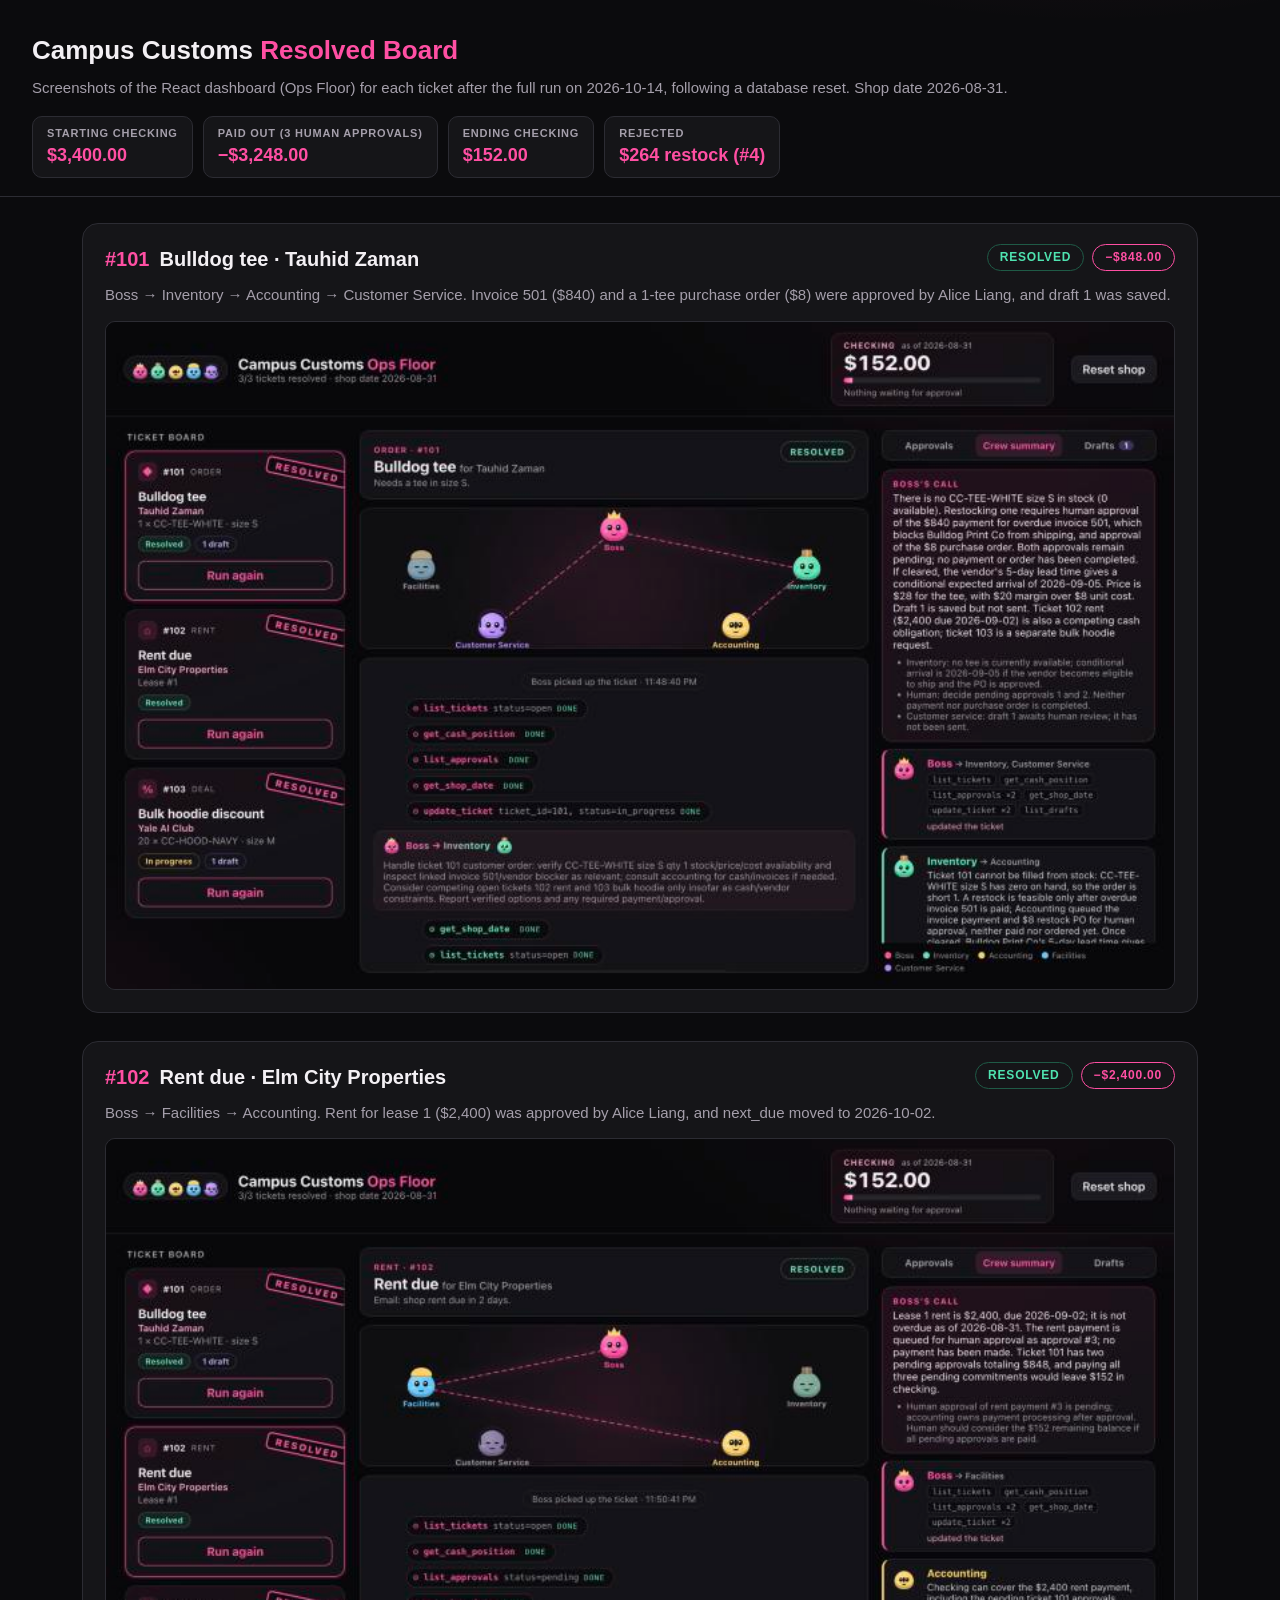
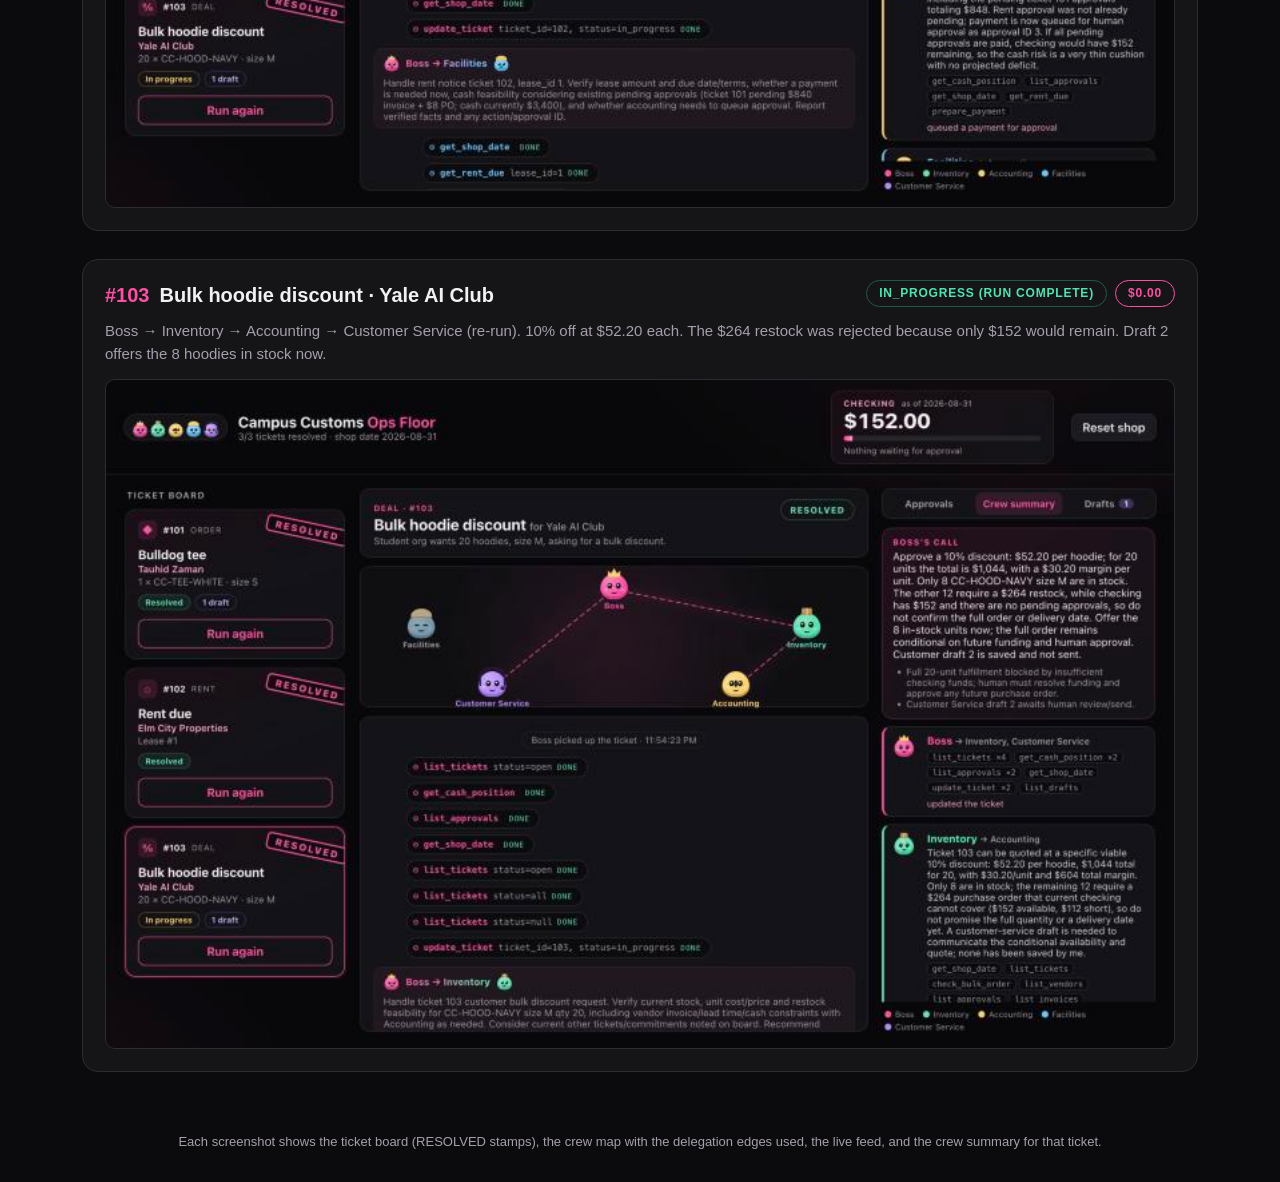
<file: output/resolved_board.html>
<!DOCTYPE html>
<html lang="en">
<head>
<meta charset="utf-8">
<meta name="viewport" content="width=device-width, initial-scale=1">
<title>Campus Customs: Resolved Board</title>
<style>
  :root { --bg:#0b0b0d; --panel:#151518; --line:#2c2c33; --text:#f3f0f4; --muted:#a59fab; --pink:#ff4fa3; --pink-soft:#ff9ccc; }
  * { box-sizing: border-box; }
  body { margin:0; background: radial-gradient(900px 500px at 85% -10%, rgba(255,79,163,.16), transparent 60%), var(--bg); color:var(--text);
         font:15px/1.55 -apple-system, BlinkMacSystemFont, "Segoe UI", Helvetica, Arial, sans-serif; }
  header { padding: 30px 32px 18px; border-bottom:1px solid var(--line); }
  header h1 { margin:0; font-size:26px; } header h1 span { color:var(--pink); }
  header p { margin:6px 0 0; color:var(--muted); }
  .totals { display:flex; flex-wrap:wrap; gap:10px; margin-top:16px; }
  .totals div { background:var(--panel); border:1px solid var(--line); border-radius:10px; padding:8px 14px; }
  .totals b { display:block; font-size:11px; color:var(--muted); text-transform:uppercase; letter-spacing:.8px; }
  .totals .big { color:var(--pink); font-weight:800; font-size:18px; }
  main { max-width: 1180px; margin: 0 auto; padding: 26px 32px 60px; display:flex; flex-direction:column; gap:28px; }
  .shot { background:var(--panel); border:1px solid var(--line); border-radius:16px; padding:20px 22px 22px; }
  .shot-head { display:flex; justify-content:space-between; align-items:flex-start; gap:16px; flex-wrap:wrap; }
  .shot-head h2 { display:inline; margin:0 0 0 10px; font-size:20px; }
  .id { color:var(--pink); font-weight:800; font-size:20px; }
  .pills { display:flex; gap:8px; }
  .pill { border:1px solid #1f5a46; color:#4fe3b0; border-radius:99px; padding:3px 12px; font-size:12px; font-weight:700; text-transform:uppercase; letter-spacing:.8px; }
  .pill.cash { border-color:var(--pink); color:var(--pink); }
  .shot p { color:var(--muted); margin:8px 0 14px; }
  .shot img { width:100%; display:block; border-radius:10px; border:1px solid var(--line); }
  footer { color:var(--muted); font-size:13px; text-align:center; padding-bottom:30px; }
</style>
</head>
<body>
<header>
  <h1>Campus Customs <span>Resolved Board</span></h1>
  <p>Screenshots of the React dashboard (Ops Floor) for each ticket after the full run on 2026-10-14, following a database reset. Shop date 2026-08-31.</p>
  <div class="totals">
    <div><b>Starting checking</b><span class="big">$3,400.00</span></div>
    <div><b>Paid out (3 human approvals)</b><span class="big">−$3,248.00</span></div>
    <div><b>Ending checking</b><span class="big">$152.00</span></div>
    <div><b>Rejected</b><span class="big">$264 restock (#4)</span></div>
  </div>
</header>
<main>
  <section class="shot">
    <div class="shot-head">
      <div><span class="id">#101</span><h2>Bulldog tee · Tauhid Zaman</h2></div>
      <div class="pills"><span class="pill">resolved</span><span class="pill cash">−$848.00</span></div>
    </div>
    <p>Boss → Inventory → Accounting → Customer Service. Invoice 501 ($840) and a 1-tee purchase order ($8) were approved by Alice Liang, and draft 1 was saved.</p>
    <img src="[data-uri]" alt="Campus Customs dashboard showing ticket 101 after its run">
  </section>

  <section class="shot">
    <div class="shot-head">
      <div><span class="id">#102</span><h2>Rent due · Elm City Properties</h2></div>
      <div class="pills"><span class="pill">resolved</span><span class="pill cash">−$2,400.00</span></div>
    </div>
    <p>Boss → Facilities → Accounting. Rent for lease 1 ($2,400) was approved by Alice Liang, and next_due moved to 2026-10-02.</p>
    <img src="[data-uri]" alt="Campus Customs dashboard showing ticket 102 after its run">
  </section>

  <section class="shot">
    <div class="shot-head">
      <div><span class="id">#103</span><h2>Bulk hoodie discount · Yale AI Club</h2></div>
      <div class="pills"><span class="pill">in_progress (run complete)</span><span class="pill cash">$0.00</span></div>
    </div>
    <p>Boss → Inventory → Accounting → Customer Service (re-run). 10% off at $52.20 each. The $264 restock was rejected because only $152 would remain. Draft 2 offers the 8 hoodies in stock now.</p>
    <img src="[data-uri]" alt="Campus Customs dashboard showing ticket 103 after its run">
  </section>
</main>
<footer>Each screenshot shows the ticket board (RESOLVED stamps), the crew map with the delegation edges used, the live feed, and the crew summary for that ticket.</footer>
</body>
</html>
</file>
